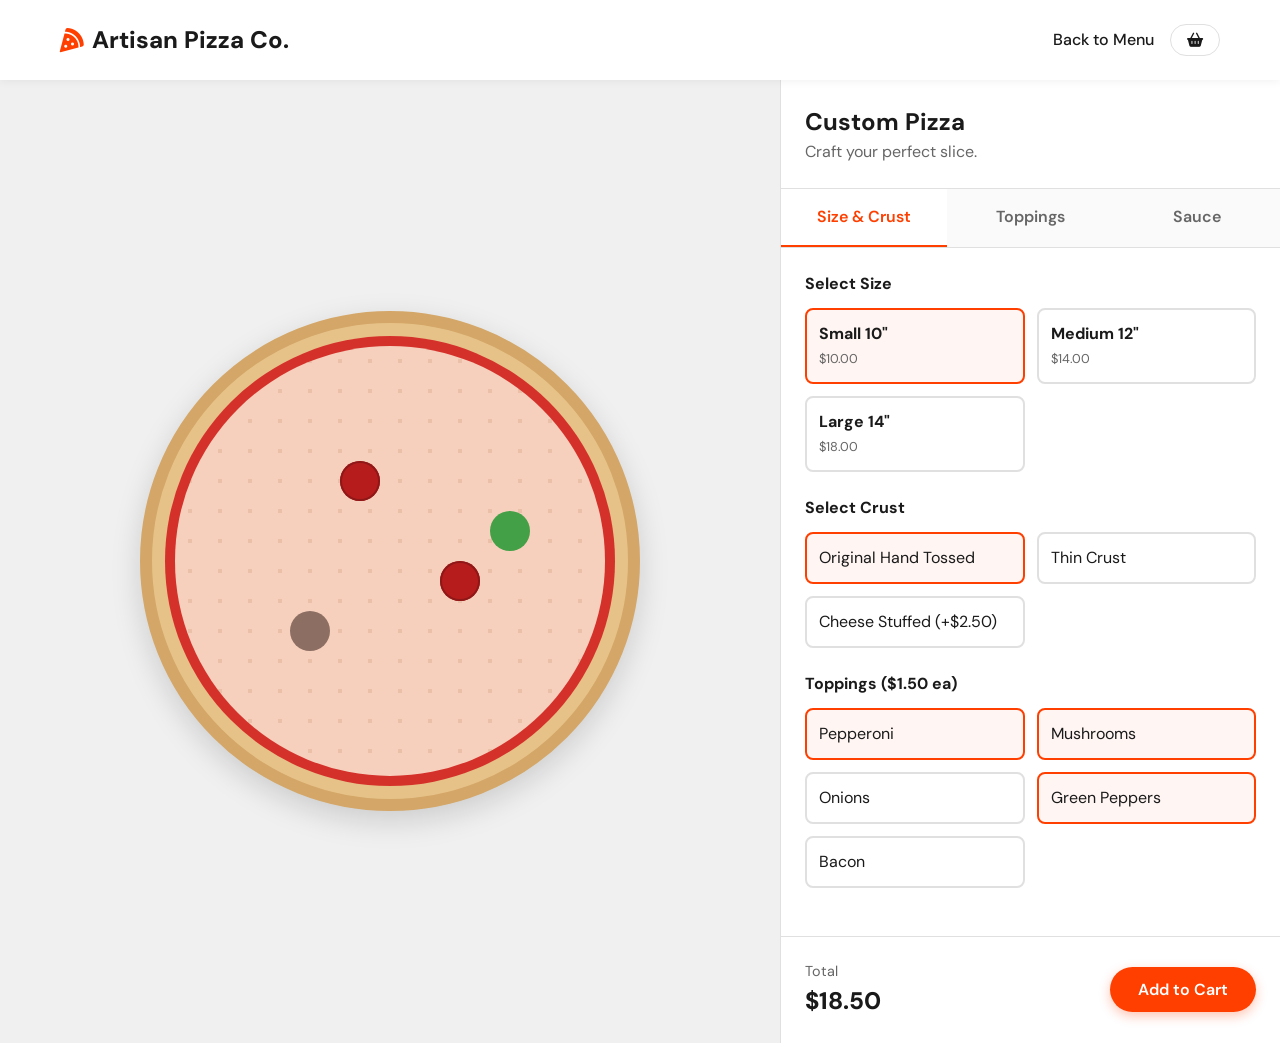
<file: src/customizer.html>
<!DOCTYPE html>
<html lang="en">

<head>
    <meta charset="UTF-8">
    <meta name="viewport" content="width=device-width, initial-scale=1.0">
    <title>Build Your Own | Artisan Pizza Co.</title>
    <link rel="stylesheet" href="../css/styles.css">
    <link rel="stylesheet" href="https://cdnjs.cloudflare.com/ajax/libs/font-awesome/6.4.0/css/all.min.css">
    <link
        href="https://fonts.googleapis.com/css2?family=DM+Sans:wght@400;500;700&family=Oswald:wght@500;700&display=swap"
        rel="stylesheet">
    <link rel="stylesheet" href="../css/customizer.css">
</head>

<body>

    <!-- Header -->
    <header>
        <div class="container flex align-center justify-between" style="height: 100%;">
            <a href="../index.html" class="logo">
                <i class="fas fa-pizza-slice icon"></i> Artisan Pizza Co.
            </a>
            <div class="flex align-center gap-2">
                <a href="menu.html" style="font-weight: 500;">Back to Menu</a>
                <a href="cart.html" class="btn btn-secondary" style="padding: 8px 16px; font-size: 0.9rem;">
                    <i class="fas fa-shopping-basket"></i>
                </a>
            </div>
        </div>
    </header>

    <div class="builder-layout">
        <!-- Visual -->
        <div class="pizza-visual-area">
            <div class="pizza-preview" id="pizzaPreview">
                <div class="crust-base"></div>
                <div class="sauce-layer"></div>
                <div class="cheese-layer"></div>
                <!-- Toppings placeholders -->
                <div class="ingredient pepperoni" style="top: 30%; left: 40%"></div>
                <div class="ingredient pepperoni" style="top: 50%; left: 60%"></div>
                <div class="ingredient mushroom" style="top: 60%; left: 30%"></div>
                <div class="ingredient pepper" style="top: 40%; left: 70%"></div>
            </div>
        </div>

        <!-- Controls -->
        <div class="controls-area">
            <div class="controls-header">
                <h2>Custom Pizza</h2>
                <p style="color: var(--text-muted);">Craft your perfect slice.</p>
            </div>

            <div class="controls-tabs">
                <div class="tab active">Size & Crust</div>
                <div class="tab">Toppings</div>
                <div class="tab">Sauce</div>
            </div>

            <div class="options-container">
                <!-- Size -->
                <div class="option-group">
                    <h3>Select Size</h3>
                    <div class="option-grid">
                        <label class="option-card selected">
                            <input type="radio" name="size" checked>
                            <div>
                                <strong>Small 10"</strong><br>
                                <span style="font-size:0.8rem; color: #666;">$10.00</span>
                            </div>
                        </label>
                        <label class="option-card">
                            <input type="radio" name="size">
                            <div>
                                <strong>Medium 12"</strong><br>
                                <span style="font-size:0.8rem; color: #666;">$14.00</span>
                            </div>
                        </label>
                        <label class="option-card">
                            <input type="radio" name="size">
                            <div>
                                <strong>Large 14"</strong><br>
                                <span style="font-size:0.8rem; color: #666;">$18.00</span>
                            </div>
                        </label>
                    </div>
                </div>

                <!-- Crust -->
                <div class="option-group">
                    <h3>Select Crust</h3>
                    <div class="option-grid">
                        <label class="option-card selected">
                            <input type="radio" name="crust" checked>
                            Original Hand Tossed
                        </label>
                        <label class="option-card">
                            <input type="radio" name="crust">
                            Thin Crust
                        </label>
                        <label class="option-card">
                            <input type="radio" name="crust">
                            Cheese Stuffed (+$2.50)
                        </label>
                    </div>
                </div>

                <!-- Toppings Demo -->
                <div class="option-group">
                    <h3>Toppings ($1.50 ea)</h3>
                    <div class="option-grid">
                        <label class="option-card selected">
                            <input type="checkbox" checked>
                            Pepperoni
                        </label>
                        <label class="option-card selected">
                            <input type="checkbox" checked>
                            Mushrooms
                        </label>
                        <label class="option-card">
                            <input type="checkbox">
                            Onions
                        </label>
                        <label class="option-card selected">
                            <input type="checkbox" checked>
                            Green Peppers
                        </label>
                        <label class="option-card">
                            <input type="checkbox">
                            Bacon
                        </label>
                    </div>
                </div>
            </div>

            <div class="price-footer">
                <div>
                    <span style="display: block; font-size: 0.9rem; color: #666;">Total</span>
                    <span class="total-price">$18.50</span>
                </div>
                <button class="btn btn-primary">Add to Cart</button>
            </div>
        </div>
    </div>

</body>

</html>
</file>
<file: css/styles.css>
/* Global Styles & Design System */
:root {
    /* Color Palette */
    --primary-red: #FF3F00;
    --primary-hover: #D32F2F;
    --secondary-orange: #FFA000;
    --dark-brown: #2D2424;
    --light-bg: #FAFAFA;
    --white: #FFFFFF;
    --text-main: #1A1A1A;
    --text-muted: #666666;
    --border-color: #E0E0E0;

    /* Shadows */
    --shadow-sm: 0 2px 8px rgba(0, 0, 0, 0.05);
    --shadow-md: 0 4px 20px rgba(0, 0, 0, 0.08);
    --shadow-lg: 0 10px 30px rgba(0, 0, 0, 0.12);

    /* Spacing */
    --container-width: 1200px;
    --header-height: 80px;
    --radius-sm: 8px;
    --radius-md: 12px;
    --radius-lg: 24px;
    --radius-full: 999px;
}

* {
    margin: 0;
    padding: 0;
    box-sizing: border-box;
    font-family: 'DM Sans', sans-serif;
}

body {
    background-color: var(--light-bg);
    color: var(--text-main);
    line-height: 1.5;
    -webkit-font-smoothing: antialiased;
}

a {
    text-decoration: none;
    color: inherit;
    transition: 0.2s ease;
}

button {
    cursor: pointer;
    border: none;
    background: none;
    font-family: inherit;
    transition: 0.2s ease;
}

ul {
    list-style: none;
}

img {
    max-width: 100%;
    display: block;
}

/* Utilities */
.container {
    max-width: var(--container-width);
    margin: 0 auto;
    padding: 0 20px;
}

.flex {
    display: flex;
}

.align-center {
    align-items: center;
}

.justify-between {
    justify-content: space-between;
}

.justify-center {
    justify-content: center;
}

.grid {
    display: grid;
}

.gap-1 {
    gap: 8px;
}

.gap-2 {
    gap: 16px;
}

.gap-3 {
    gap: 24px;
}

.gap-4 {
    gap: 32px;
}

.text-center {
    text-align: center;
}

.font-bold {
    font-weight: 700;
}

.text-red {
    color: var(--primary-red);
}

/* Buttons */
.btn {
    display: inline-flex;
    align-items: center;
    justify-content: center;
    padding: 12px 28px;
    border-radius: var(--radius-full);
    font-weight: 600;
    font-size: 1rem;
    transition: all 0.3s ease;
}

.btn-primary {
    background-color: var(--primary-red);
    color: var(--white);
    box-shadow: 0 4px 12px rgba(255, 63, 0, 0.3);
}

.btn-primary:hover {
    background-color: var(--primary-hover);
    transform: translateY(-2px);
    box-shadow: 0 6px 16px rgba(255, 63, 0, 0.4);
}

.btn-outline {
    border: 2px solid var(--white);
    color: var(--white);
    background: rgba(255, 255, 255, 0.1);
    backdrop-filter: blur(4px);
}

.btn-outline:hover {
    background: var(--white);
    color: var(--text-main);
}

.btn-secondary {
    background-color: var(--white);
    color: var(--text-main);
    border: 1px solid var(--border-color);
}

.btn-secondary:hover {
    border-color: var(--text-main);
}

/* Header */
header {
    height: var(--header-height);
    background: var(--white);
    position: sticky;
    top: 0;
    z-index: 1000;
    box-shadow: var(--shadow-sm);
}

.nav-links {
    display: flex;
    gap: 32px;
}

.nav-links a {
    font-weight: 500;
    color: var(--text-main);
    position: relative;
}

.nav-links a:hover {
    color: var(--primary-red);
}

.logo {
    font-size: 1.5rem;
    font-weight: 800;
    display: flex;
    align-items: center;
    gap: 8px;
    color: var(--text-main);
}

.logo .icon {
    color: var(--primary-red);
}

/* Cards */
.card {
    background: var(--white);
    border-radius: var(--radius-md);
    padding: 24px;
    box-shadow: var(--shadow-md);
    transition: transform 0.3s ease;
}

.card:hover {
    transform: translateY(-5px);
}

/* Section Titles */
.section-title {
    font-size: 2.5rem;
    font-weight: 700;
    margin-bottom: 8px;
    color: var(--text-main);
}

.section-subtitle {
    color: var(--primary-red);
    font-weight: 600;
    text-transform: uppercase;
    letter-spacing: 1px;
    font-size: 0.9rem;
    margin-bottom: 8px;
    display: block;
}

/* Footer */
footer {
    background-color: var(--dark-brown);
    color: #dedede;
    padding: 60px 0 20px;
    margin-top: 80px;
}

.footer-grid {
    display: grid;
    grid-template-columns: 1.5fr 1fr 1fr 1.5fr;
    gap: 40px;
    margin-bottom: 40px;
}

.footer-col h4 {
    color: var(--white);
    margin-bottom: 20px;
    font-size: 1.1rem;
}

.footer-col ul li {
    margin-bottom: 12px;
}

.footer-col a:hover {
    color: var(--primary-red);
}

.newsletter-input {
    background: rgba(255, 255, 255, 0.05);
    border: 1px solid rgba(255, 255, 255, 0.1);
    border-radius: var(--radius-sm);
    padding: 12px;
    color: var(--white);
    width: 100%;
    margin-bottom: 12px;
}

.copyright {
    border-top: 1px solid rgba(255, 255, 255, 0.1);
    padding-top: 20px;
    text-align: center;
    font-size: 0.9rem;
    color: #888;
}
</file>
<file: css/customizer.css>
body {
    overflow-x: hidden;
    display: flex;
    flex-direction: column;
    min-height: 100vh;
}

.builder-layout {
    display: flex;
    flex-wrap: wrap;
    height: calc(100vh - var(--header-height));
}

/* Visual Presenation (Left) */
.pizza-visual-area {
    flex: 1;
    background: #f0f0f0;
    display: flex;
    align-items: center;
    justify-content: center;
    position: relative;
    min-width: 500px;
    padding: 40px;
}

.pizza-preview {
    width: 500px;
    height: 500px;
    position: relative;
    transition: 0.3s;
}

.crust-base {
    width: 100%;
    height: 100%;
    border-radius: 50%;
    background: #e6c288;
    /* Crust color */
    position: absolute;
    box-shadow: 0 10px 30px rgba(0, 0, 0, 0.15);
    border: 12px solid #d4a768;
}

.sauce-layer {
    width: 90%;
    height: 90%;
    border-radius: 50%;
    background: #d42222;
    /* Tomato Red */
    position: absolute;
    top: 5%;
    left: 5%;
    opacity: 0.9;
}

.cheese-layer {
    width: 86%;
    height: 86%;
    border-radius: 50%;
    background: #fff8e1;
    /* Cheese White/Yellow */
    position: absolute;
    top: 7%;
    left: 7%;
    opacity: 0.8;
    background-image: radial-gradient(#f0e6c8 10%, transparent 11%);
    background-size: 30px 30px;
}

.ingredient {
    position: absolute;
    width: 40px;
    height: 40px;
    background-size: cover;
    border-radius: 50%;
    transition: 0.2s;
    animation: popIn 0.3s cubic-bezier(0.175, 0.885, 0.32, 1.275);
}

.pepperoni {
    background: #b71c1c;
    box-shadow: inset 0 0 0 2px #8f1717;
}

.mushroom {
    background: #8d6e63;
}

.pepper {
    background: #43a047;
}

@keyframes popIn {
    from {
        transform: scale(0);
    }

    to {
        transform: scale(1);
    }
}

/* Controls (Right) */
.controls-area {
    width: 500px;
    background: var(--white);
    border-left: 1px solid var(--border-color);
    display: flex;
    flex-direction: column;
    box-shadow: -5px 0 15px rgba(0, 0, 0, 0.02);
}

.controls-header {
    padding: 24px;
    border-bottom: 1px solid var(--border-color);
}

.controls-tabs {
    display: flex;
    border-bottom: 1px solid var(--border-color);
    background: #fafafa;
}

.tab {
    flex: 1;
    padding: 16px;
    text-align: center;
    cursor: pointer;
    font-weight: 600;
    color: var(--text-muted);
    border-bottom: 2px solid transparent;
    transition: 0.2s;
}

.tab.active {
    color: var(--primary-red);
    border-bottom-color: var(--primary-red);
    background: var(--white);
}

.options-container {
    flex: 1;
    padding: 24px;
    overflow-y: auto;
}

.option-group {
    margin-bottom: 24px;
}

.option-group h3 {
    font-size: 1rem;
    margin-bottom: 12px;
    color: var(--text-main);
}

.option-grid {
    display: grid;
    grid-template-columns: repeat(2, 1fr);
    gap: 12px;
}

.option-card {
    border: 2px solid var(--border-color);
    border-radius: var(--radius-sm);
    padding: 12px;
    cursor: pointer;
    display: flex;
    align-items: center;
    gap: 10px;
    transition: 0.2s;
}

.option-card:hover {
    border-color: #ddd;
}

.option-card.selected {
    border-color: var(--primary-red);
    background: #fff5f2;
}

.option-card input {
    display: none;
}

.price-footer {
    padding: 24px;
    background: var(--white);
    border-top: 1px solid var(--border-color);
    display: flex;
    align-items: center;
    justify-content: space-between;
}

.total-price {
    font-size: 1.5rem;
    font-weight: 800;
    color: var(--text-main);
}

/* Responsive */
@media (max-width: 1000px) {

    .builder-layout,
    .pizza-visual-area,
    .controls-area {
        width: 100%;
        height: auto;
    }

    .pizza-preview {
        width: 300px;
        height: 300px;
    }

    .controls-area {
        border-left: none;
        border-top: 1px solid var(--border-color);
    }
}
</file>
